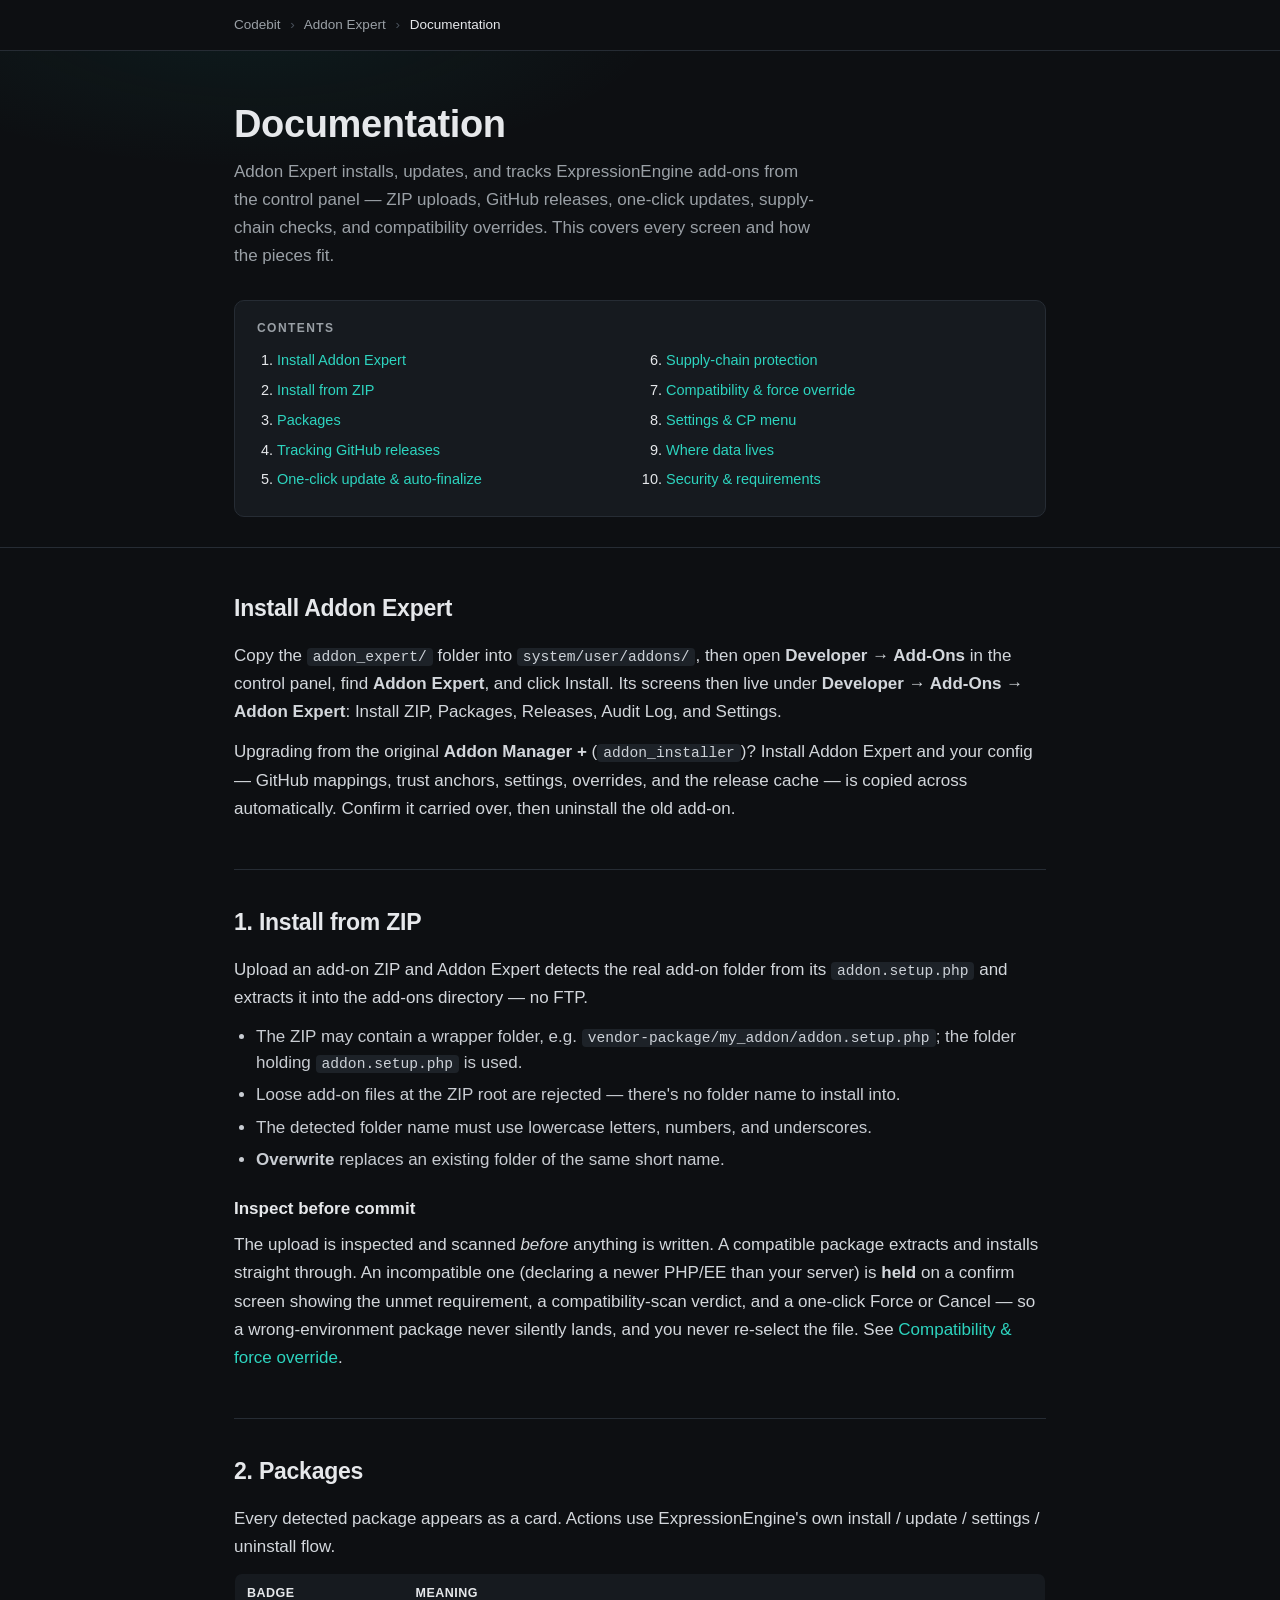
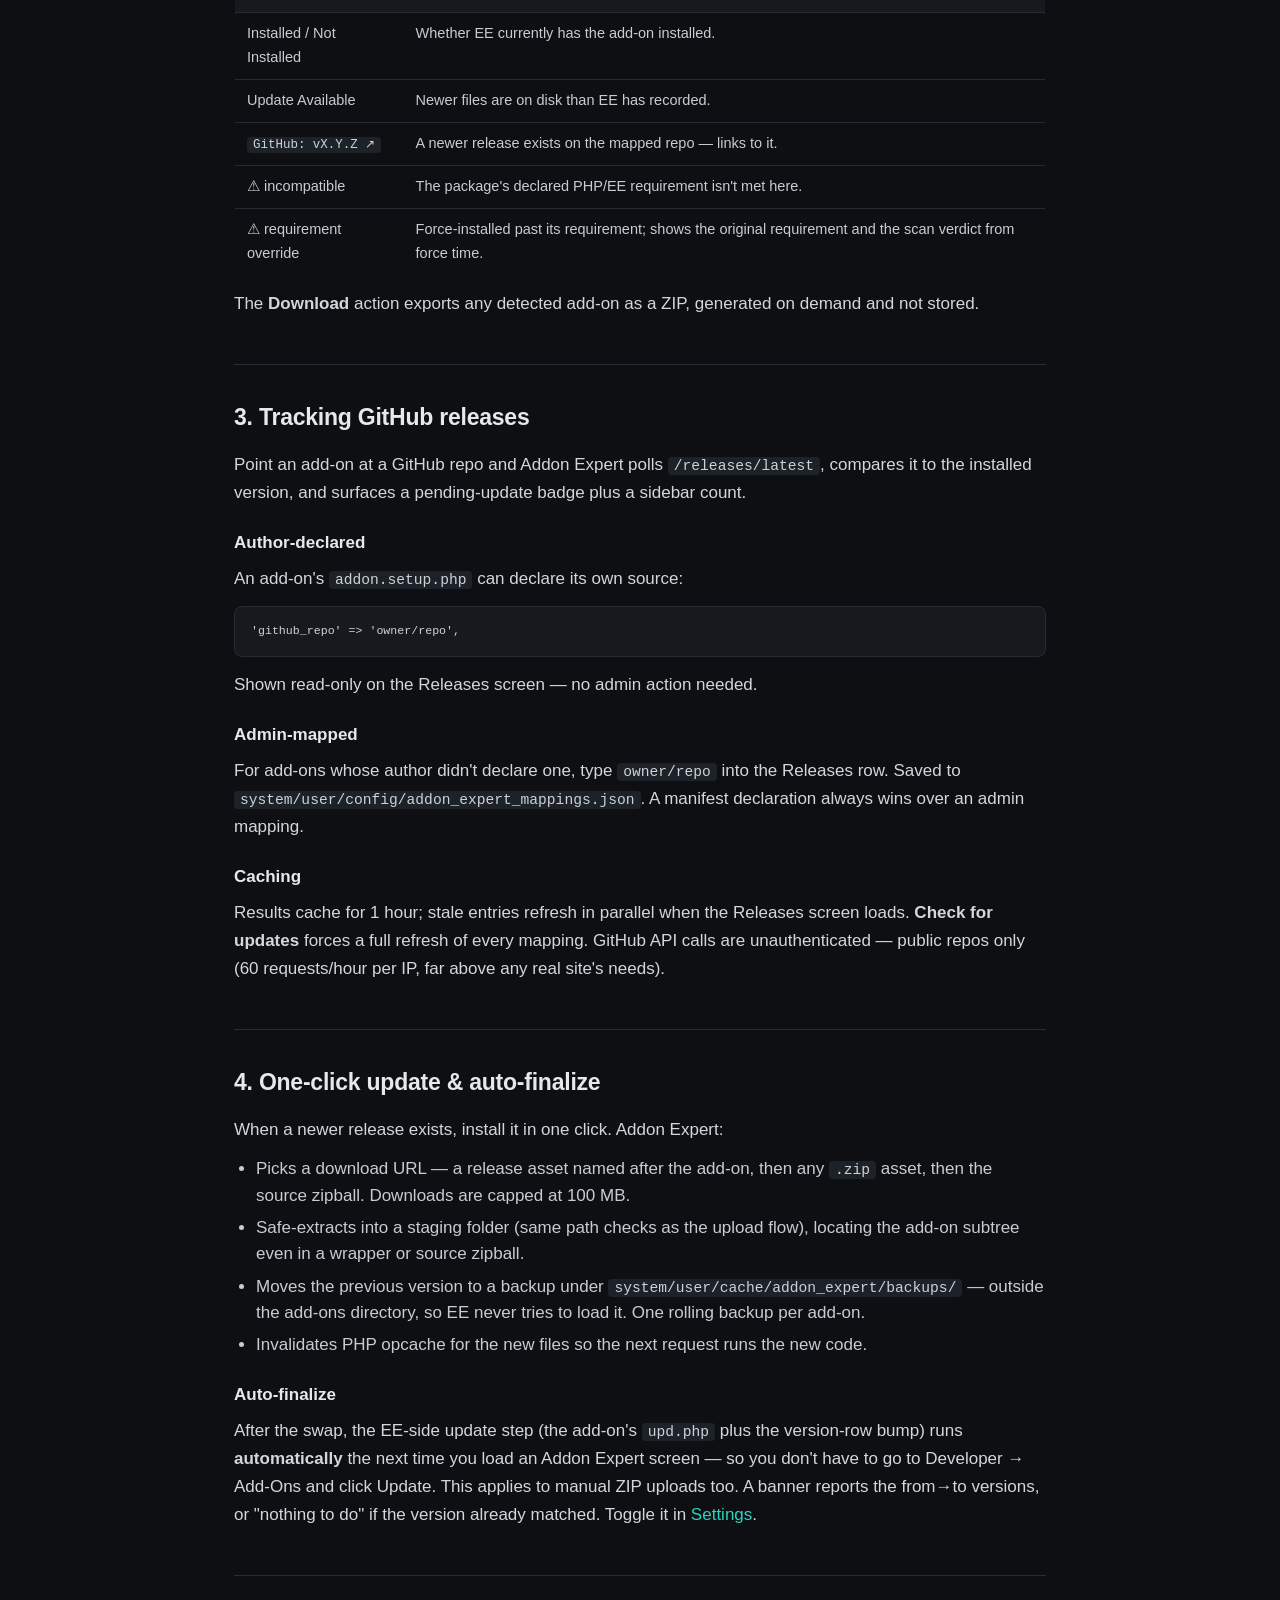
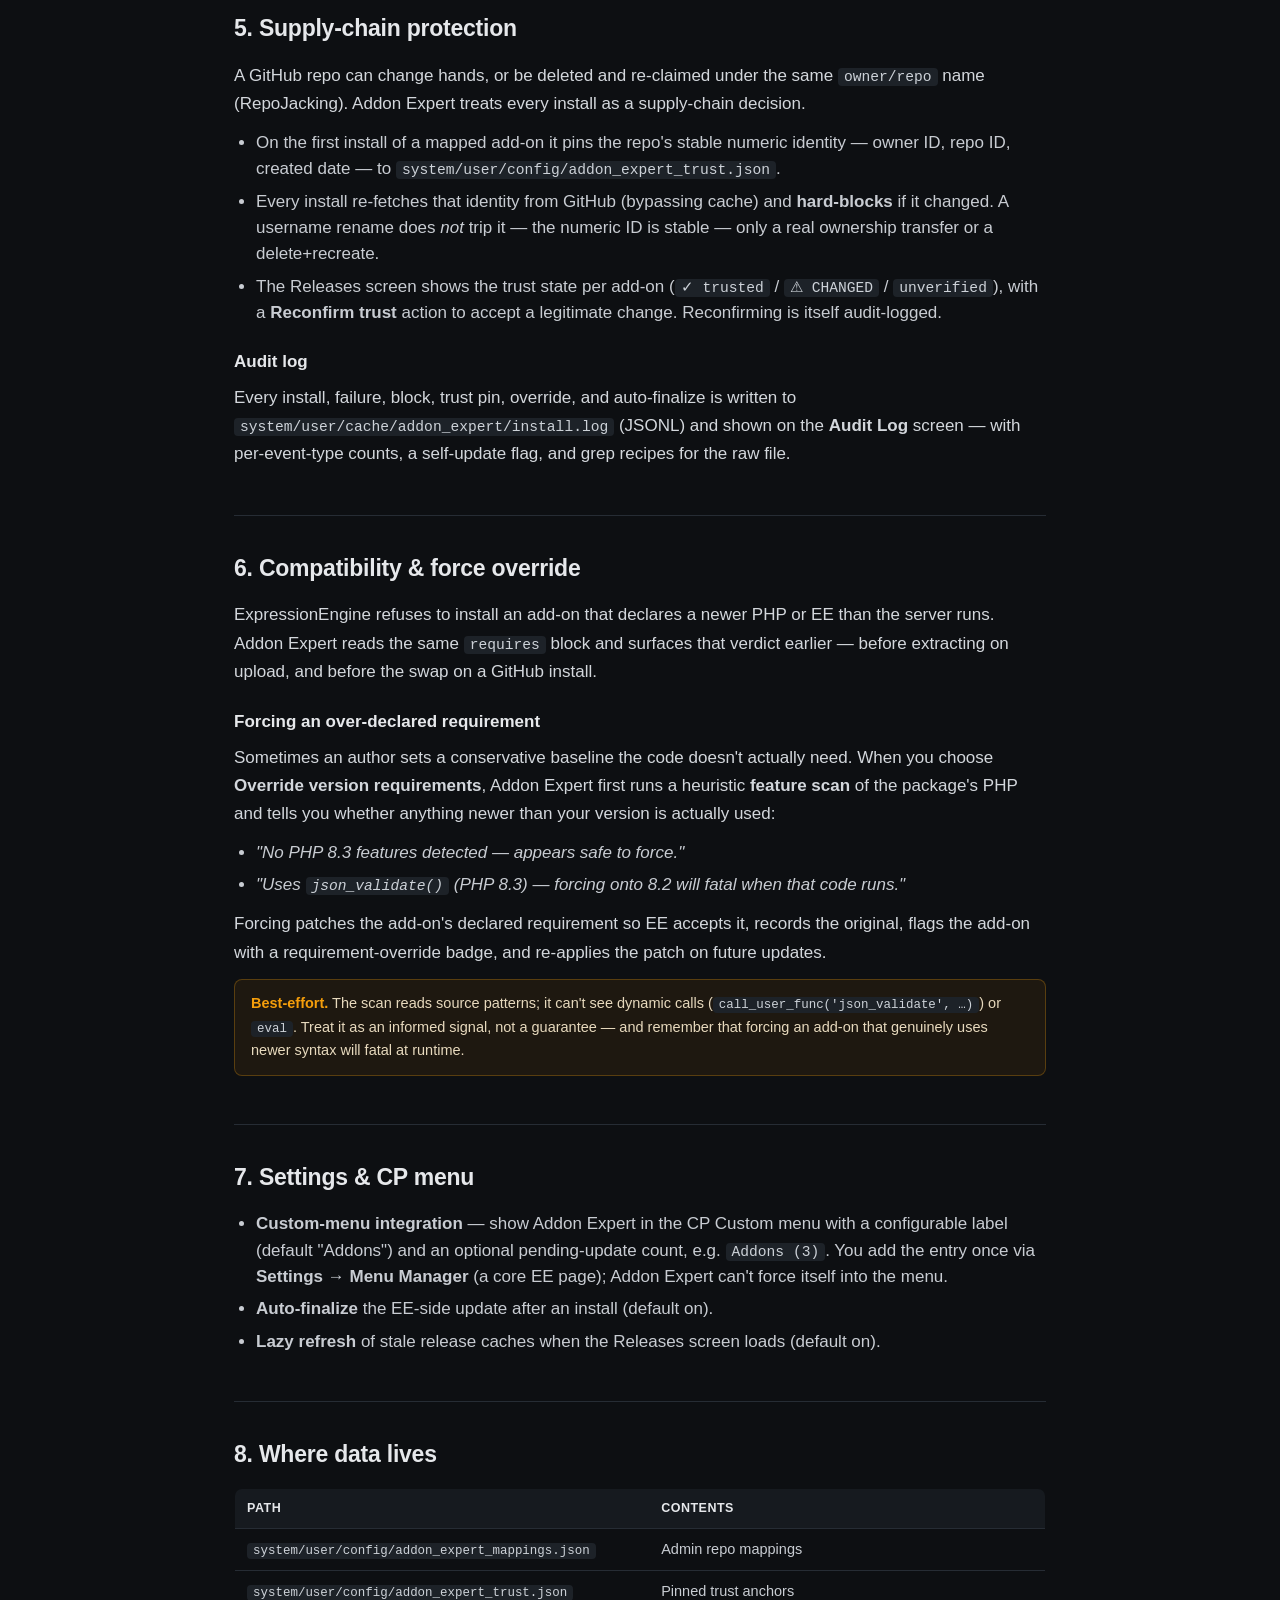
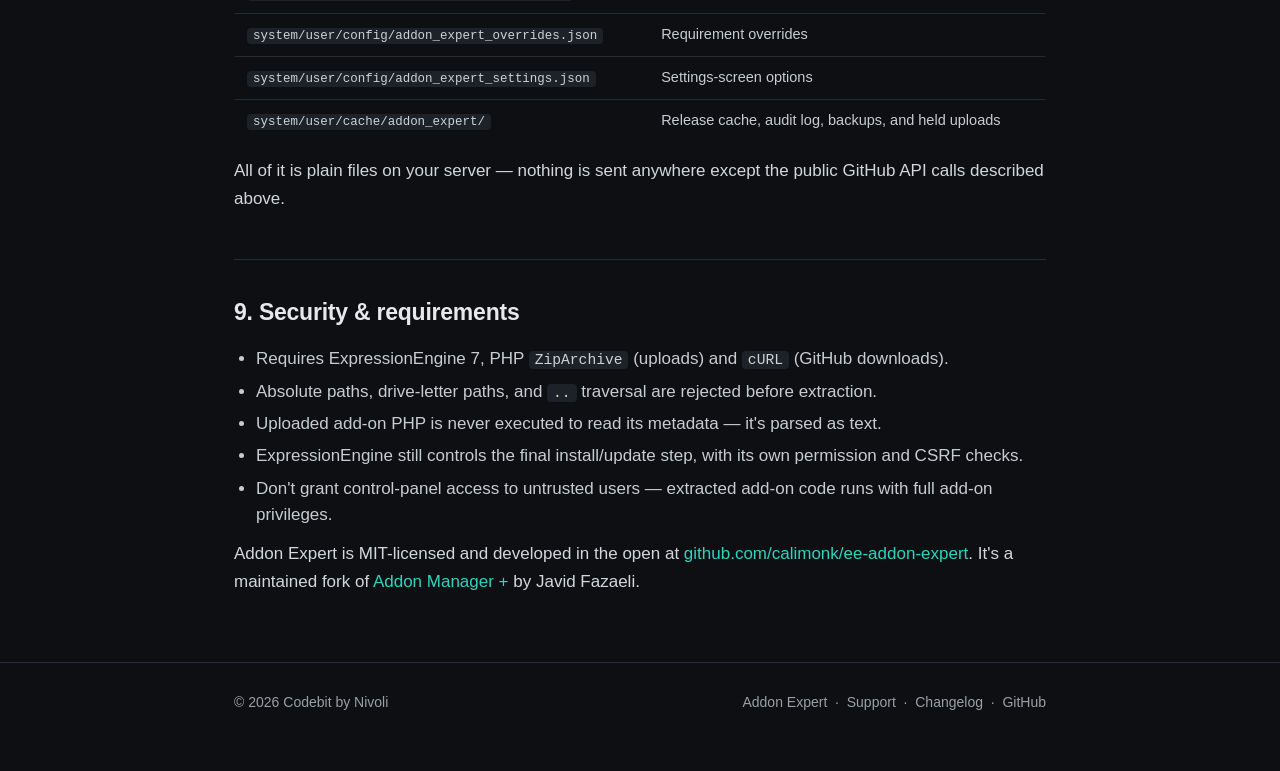
<file: docs/site/addon-expert/docs/index.html>
<!DOCTYPE html>
<html lang="en">
<head>
<meta charset="UTF-8">
<meta name="viewport" content="width=device-width, initial-scale=1">

<title>Addon Expert — Documentation · Codebit</title>
<meta name="description" content="Documentation for Addon Expert — installing from ZIP, tracking GitHub releases, one-click updates, supply-chain protection, and compatibility overrides for ExpressionEngine 7.">
<meta name="author" content="Codebit">
<meta property="og:type" content="article">
<meta property="og:url" content="https://codebit.nl/addon-expert/docs">
<meta property="og:title" content="Addon Expert — Documentation">

<link rel="icon" type="image/svg+xml" href="data:image/svg+xml;utf8,<svg xmlns='http://www.w3.org/2000/svg' viewBox='0 0 32 32'><rect width='32' height='32' rx='7' fill='%230d0f12'/><rect x='8' y='9' width='16' height='3.5' rx='1.75' fill='%232dd4bf'/><rect x='8' y='14.2' width='16' height='3.5' rx='1.75' fill='%231f9488'/><rect x='8' y='19.4' width='16' height='3.5' rx='1.75' fill='%23176b62'/></svg>">

<style>
  :root {
    --bg: #0d0f12; --surface: #161a1f; --surface-2: #1d2228; --border: #262c34;
    --text: #e6e8eb; --muted: #9aa0a6; --accent: #1abfb0; --accent-strong: #2dd4bf; --warn: #f59e0b; --maxw: 860px;
  }
  * { box-sizing: border-box; }
  html, body { margin: 0; padding: 0; scroll-behavior: smooth; }
  body { background: var(--bg); color: var(--text); font-family: -apple-system, BlinkMacSystemFont, "Segoe UI", Roboto, sans-serif; font-size: 17px; line-height: 1.65; -webkit-font-smoothing: antialiased; }
  a { color: var(--accent-strong); text-decoration: none; }
  a:hover { color: var(--accent); text-decoration: underline; }
  code { font-family: ui-monospace, SFMono-Regular, Menlo, Consolas, monospace; font-size: 0.86em; background: var(--surface-2); padding: 1px 6px; border-radius: 4px; color: #cdd2d8; }
  pre { background: var(--surface); border: 1px solid var(--border); border-radius: 8px; padding: 14px 16px; overflow-x: auto; font-size: 13.5px; line-height: 1.55; color: #cdd2d8; }
  pre code { background: transparent; padding: 0; }
  .container { max-width: var(--maxw); margin: 0 auto; padding: 0 24px; }
  .crumbs { border-bottom: 1px solid var(--border); padding: 14px 0; font-size: 13.5px; color: var(--muted); }
  .crumbs a { color: var(--muted); }
  .crumbs a:hover { color: var(--text); text-decoration: none; }
  .crumbs .sep { color: #4a525c; margin: 0 6px; }
  .crumbs .here { color: var(--text); }
  .head { padding: 52px 0 30px; border-bottom: 1px solid var(--border); background: radial-gradient(700px 280px at 20% -10%, rgba(26,191,176,0.08), transparent 60%), var(--bg); }
  .head h1 { font-size: clamp(28px, 4.4vw, 38px); line-height: 1.12; margin: 0 0 12px; letter-spacing: -0.01em; }
  .head p.lede { font-size: 17px; color: var(--muted); max-width: 62ch; margin: 0; }
  .toc { margin: 30px 0 0; padding: 18px 22px; background: var(--surface); border: 1px solid var(--border); border-radius: 10px; }
  .toc h2 { font-size: 12px; text-transform: uppercase; letter-spacing: 0.12em; color: var(--muted); margin: 0 0 10px; }
  .toc ol { margin: 0; padding-left: 20px; columns: 2; column-gap: 32px; }
  .toc li { margin: 0 0 6px; font-size: 14.5px; }
  .doc { padding: 8px 0 20px; }
  .doc section { padding: 34px 0; border-bottom: 1px solid var(--border); }
  .doc section:last-child { border-bottom: none; }
  .doc h2 { font-size: 23px; letter-spacing: -0.01em; margin: 0 0 14px; scroll-margin-top: 20px; }
  .doc h3 { font-size: 17px; margin: 22px 0 8px; color: var(--text); }
  .doc p { color: #d3d7dc; margin: 0 0 12px; }
  .doc ul { margin: 0 0 12px; padding-left: 22px; }
  .doc li { color: #c8ccd2; margin: 0 0 6px; line-height: 1.55; }
  .doc table { width: 100%; border-collapse: collapse; font-size: 14.5px; border: 1px solid var(--border); border-radius: 8px; overflow: hidden; margin: 6px 0 14px; }
  .doc th, .doc td { text-align: left; padding: 9px 12px; border-bottom: 1px solid var(--border); vertical-align: top; }
  .doc th { background: var(--surface); color: var(--text); font-weight: 600; font-size: 12.5px; text-transform: uppercase; letter-spacing: 0.04em; }
  .doc td { color: #c8ccd2; }
  .note { background: rgba(245,158,11,0.07); border: 1px solid rgba(245,158,11,0.28); border-radius: 8px; padding: 12px 16px; color: #e7d9bd; font-size: 14.5px; margin: 6px 0 14px; }
  .note strong { color: var(--warn); }
  footer { padding: 28px 0 56px; color: var(--muted); font-size: 14px; border-top: 1px solid var(--border); }
  footer .container { display: flex; justify-content: space-between; align-items: center; flex-wrap: wrap; gap: 12px; }
  footer a { color: var(--muted); }
  footer a:hover { color: var(--text); }
  @media (max-width: 720px) { .head { padding: 40px 0 26px; } .toc ol { columns: 1; } footer .container { justify-content: center; text-align: center; } }
</style>
</head>
<body>

<nav class="crumbs">
  <div class="container">
    <a href="/">Codebit</a>
    <span class="sep">›</span>
    <a href="/addon-expert">Addon Expert</a>
    <span class="sep">›</span>
    <span class="here">Documentation</span>
  </div>
</nav>

<header class="head">
  <div class="container">
    <h1>Documentation</h1>
    <p class="lede">Addon Expert installs, updates, and tracks ExpressionEngine add-ons from the control panel — ZIP uploads, GitHub releases, one-click updates, supply-chain checks, and compatibility overrides. This covers every screen and how the pieces fit.</p>
    <div class="toc">
      <h2>Contents</h2>
      <ol>
        <li><a href="#install">Install Addon Expert</a></li>
        <li><a href="#zip">Install from ZIP</a></li>
        <li><a href="#packages">Packages</a></li>
        <li><a href="#releases">Tracking GitHub releases</a></li>
        <li><a href="#oneclick">One-click update &amp; auto-finalize</a></li>
        <li><a href="#supplychain">Supply-chain protection</a></li>
        <li><a href="#compat">Compatibility &amp; force override</a></li>
        <li><a href="#settings">Settings &amp; CP menu</a></li>
        <li><a href="#data">Where data lives</a></li>
        <li><a href="#security">Security &amp; requirements</a></li>
      </ol>
    </div>
  </div>
</header>

<div class="doc">
  <div class="container">

    <section id="install">
      <h2>Install Addon Expert</h2>
      <p>Copy the <code>addon_expert/</code> folder into <code>system/user/addons/</code>, then open <strong>Developer → Add-Ons</strong> in the control panel, find <strong>Addon Expert</strong>, and click Install. Its screens then live under <strong>Developer → Add-Ons → Addon Expert</strong>: Install ZIP, Packages, Releases, Audit Log, and Settings.</p>
      <p>Upgrading from the original <strong>Addon Manager +</strong> (<code>addon_installer</code>)? Install Addon Expert and your config — GitHub mappings, trust anchors, settings, overrides, and the release cache — is copied across automatically. Confirm it carried over, then uninstall the old add-on.</p>
    </section>

    <section id="zip">
      <h2>1. Install from ZIP</h2>
      <p>Upload an add-on ZIP and Addon Expert detects the real add-on folder from its <code>addon.setup.php</code> and extracts it into the add-ons directory — no FTP.</p>
      <ul>
        <li>The ZIP may contain a wrapper folder, e.g. <code>vendor-package/my_addon/addon.setup.php</code>; the folder holding <code>addon.setup.php</code> is used.</li>
        <li>Loose add-on files at the ZIP root are rejected — there's no folder name to install into.</li>
        <li>The detected folder name must use lowercase letters, numbers, and underscores.</li>
        <li><strong>Overwrite</strong> replaces an existing folder of the same short name.</li>
      </ul>
      <h3>Inspect before commit</h3>
      <p>The upload is inspected and scanned <em>before</em> anything is written. A compatible package extracts and installs straight through. An incompatible one (declaring a newer PHP/EE than your server) is <strong>held</strong> on a confirm screen showing the unmet requirement, a compatibility-scan verdict, and a one-click Force or Cancel — so a wrong-environment package never silently lands, and you never re-select the file. See <a href="#compat">Compatibility &amp; force override</a>.</p>
    </section>

    <section id="packages">
      <h2>2. Packages</h2>
      <p>Every detected package appears as a card. Actions use ExpressionEngine's own install / update / settings / uninstall flow.</p>
      <table>
        <tr><th>Badge</th><th>Meaning</th></tr>
        <tr><td>Installed / Not Installed</td><td>Whether EE currently has the add-on installed.</td></tr>
        <tr><td>Update Available</td><td>Newer files are on disk than EE has recorded.</td></tr>
        <tr><td><code>GitHub: vX.Y.Z ↗</code></td><td>A newer release exists on the mapped repo — links to it.</td></tr>
        <tr><td>⚠ incompatible</td><td>The package's declared PHP/EE requirement isn't met here.</td></tr>
        <tr><td>⚠ requirement override</td><td>Force-installed past its requirement; shows the original requirement and the scan verdict from force time.</td></tr>
      </table>
      <p>The <strong>Download</strong> action exports any detected add-on as a ZIP, generated on demand and not stored.</p>
    </section>

    <section id="releases">
      <h2>3. Tracking GitHub releases</h2>
      <p>Point an add-on at a GitHub repo and Addon Expert polls <code>/releases/latest</code>, compares it to the installed version, and surfaces a pending-update badge plus a sidebar count.</p>
      <h3>Author-declared</h3>
      <p>An add-on's <code>addon.setup.php</code> can declare its own source:</p>
      <pre><code>'github_repo' =&gt; 'owner/repo',</code></pre>
      <p>Shown read-only on the Releases screen — no admin action needed.</p>
      <h3>Admin-mapped</h3>
      <p>For add-ons whose author didn't declare one, type <code>owner/repo</code> into the Releases row. Saved to <code>system/user/config/addon_expert_mappings.json</code>. A manifest declaration always wins over an admin mapping.</p>
      <h3>Caching</h3>
      <p>Results cache for 1 hour; stale entries refresh in parallel when the Releases screen loads. <strong>Check for updates</strong> forces a full refresh of every mapping. GitHub API calls are unauthenticated — public repos only (60 requests/hour per IP, far above any real site's needs).</p>
    </section>

    <section id="oneclick">
      <h2>4. One-click update &amp; auto-finalize</h2>
      <p>When a newer release exists, install it in one click. Addon Expert:</p>
      <ul>
        <li>Picks a download URL — a release asset named after the add-on, then any <code>.zip</code> asset, then the source zipball. Downloads are capped at 100&nbsp;MB.</li>
        <li>Safe-extracts into a staging folder (same path checks as the upload flow), locating the add-on subtree even in a wrapper or source zipball.</li>
        <li>Moves the previous version to a backup under <code>system/user/cache/addon_expert/backups/</code> — outside the add-ons directory, so EE never tries to load it. One rolling backup per add-on.</li>
        <li>Invalidates PHP opcache for the new files so the next request runs the new code.</li>
      </ul>
      <h3>Auto-finalize</h3>
      <p>After the swap, the EE-side update step (the add-on's <code>upd.php</code> plus the version-row bump) runs <strong>automatically</strong> the next time you load an Addon Expert screen — so you don't have to go to Developer → Add-Ons and click Update. This applies to manual ZIP uploads too. A banner reports the from→to versions, or "nothing to do" if the version already matched. Toggle it in <a href="#settings">Settings</a>.</p>
    </section>

    <section id="supplychain">
      <h2>5. Supply-chain protection</h2>
      <p>A GitHub repo can change hands, or be deleted and re-claimed under the same <code>owner/repo</code> name (RepoJacking). Addon Expert treats every install as a supply-chain decision.</p>
      <ul>
        <li>On the first install of a mapped add-on it pins the repo's stable numeric identity — owner ID, repo ID, created date — to <code>system/user/config/addon_expert_trust.json</code>.</li>
        <li>Every install re-fetches that identity from GitHub (bypassing cache) and <strong>hard-blocks</strong> if it changed. A username rename does <em>not</em> trip it — the numeric ID is stable — only a real ownership transfer or a delete+recreate.</li>
        <li>The Releases screen shows the trust state per add-on (<code>✓ trusted</code> / <code>⚠ CHANGED</code> / <code>unverified</code>), with a <strong>Reconfirm trust</strong> action to accept a legitimate change. Reconfirming is itself audit-logged.</li>
      </ul>
      <h3>Audit log</h3>
      <p>Every install, failure, block, trust pin, override, and auto-finalize is written to <code>system/user/cache/addon_expert/install.log</code> (JSONL) and shown on the <strong>Audit Log</strong> screen — with per-event-type counts, a self-update flag, and grep recipes for the raw file.</p>
    </section>

    <section id="compat">
      <h2>6. Compatibility &amp; force override</h2>
      <p>ExpressionEngine refuses to install an add-on that declares a newer PHP or EE than the server runs. Addon Expert reads the same <code>requires</code> block and surfaces that verdict earlier — before extracting on upload, and before the swap on a GitHub install.</p>
      <h3>Forcing an over-declared requirement</h3>
      <p>Sometimes an author sets a conservative baseline the code doesn't actually need. When you choose <strong>Override version requirements</strong>, Addon Expert first runs a heuristic <strong>feature scan</strong> of the package's PHP and tells you whether anything newer than your version is actually used:</p>
      <ul>
        <li><em>"No PHP 8.3 features detected — appears safe to force."</em></li>
        <li><em>"Uses <code>json_validate()</code> (PHP 8.3) — forcing onto 8.2 will fatal when that code runs."</em></li>
      </ul>
      <p>Forcing patches the add-on's declared requirement so EE accepts it, records the original, flags the add-on with a requirement-override badge, and re-applies the patch on future updates.</p>
      <div class="note"><strong>Best-effort.</strong> The scan reads source patterns; it can't see dynamic calls (<code>call_user_func('json_validate', …)</code>) or <code>eval</code>. Treat it as an informed signal, not a guarantee — and remember that forcing an add-on that genuinely uses newer syntax will fatal at runtime.</div>
    </section>

    <section id="settings">
      <h2>7. Settings &amp; CP menu</h2>
      <ul>
        <li><strong>Custom-menu integration</strong> — show Addon Expert in the CP Custom menu with a configurable label (default "Addons") and an optional pending-update count, e.g. <code>Addons (3)</code>. You add the entry once via <strong>Settings → Menu Manager</strong> (a core EE page); Addon Expert can't force itself into the menu.</li>
        <li><strong>Auto-finalize</strong> the EE-side update after an install (default on).</li>
        <li><strong>Lazy refresh</strong> of stale release caches when the Releases screen loads (default on).</li>
      </ul>
    </section>

    <section id="data">
      <h2>8. Where data lives</h2>
      <table>
        <tr><th>Path</th><th>Contents</th></tr>
        <tr><td><code>system/user/config/addon_expert_mappings.json</code></td><td>Admin repo mappings</td></tr>
        <tr><td><code>system/user/config/addon_expert_trust.json</code></td><td>Pinned trust anchors</td></tr>
        <tr><td><code>system/user/config/addon_expert_overrides.json</code></td><td>Requirement overrides</td></tr>
        <tr><td><code>system/user/config/addon_expert_settings.json</code></td><td>Settings-screen options</td></tr>
        <tr><td><code>system/user/cache/addon_expert/</code></td><td>Release cache, audit log, backups, and held uploads</td></tr>
      </table>
      <p>All of it is plain files on your server — nothing is sent anywhere except the public GitHub API calls described above.</p>
    </section>

    <section id="security">
      <h2>9. Security &amp; requirements</h2>
      <ul>
        <li>Requires ExpressionEngine 7, PHP <code>ZipArchive</code> (uploads) and <code>cURL</code> (GitHub downloads).</li>
        <li>Absolute paths, drive-letter paths, and <code>..</code> traversal are rejected before extraction.</li>
        <li>Uploaded add-on PHP is never executed to read its metadata — it's parsed as text.</li>
        <li>ExpressionEngine still controls the final install/update step, with its own permission and CSRF checks.</li>
        <li>Don't grant control-panel access to untrusted users — extracted add-on code runs with full add-on privileges.</li>
      </ul>
      <p>Addon Expert is MIT-licensed and developed in the open at <a href="https://github.com/calimonk/ee-addon-expert" target="_blank" rel="noopener">github.com/calimonk/ee-addon-expert</a>. It's a maintained fork of <a href="https://github.com/jfaza/addon-manager-plus" target="_blank" rel="noopener">Addon Manager +</a> by Javid Fazaeli.</p>
    </section>

  </div>
</div>

<footer>
  <div class="container">
    <span>© <span id="year">2026</span> Codebit by Nivoli</span>
    <span>
      <a href="/addon-expert">Addon Expert</a>
      &nbsp;·&nbsp;
      <a href="/addon-expert/support">Support</a>
      &nbsp;·&nbsp;
      <a href="/addon-expert/changelog">Changelog</a>
      &nbsp;·&nbsp;
      <a href="https://github.com/calimonk/ee-addon-expert">GitHub</a>
    </span>
  </div>
</footer>

<script>
  document.getElementById('year').textContent = new Date().getFullYear();
</script>

</body>
</html>
</file>
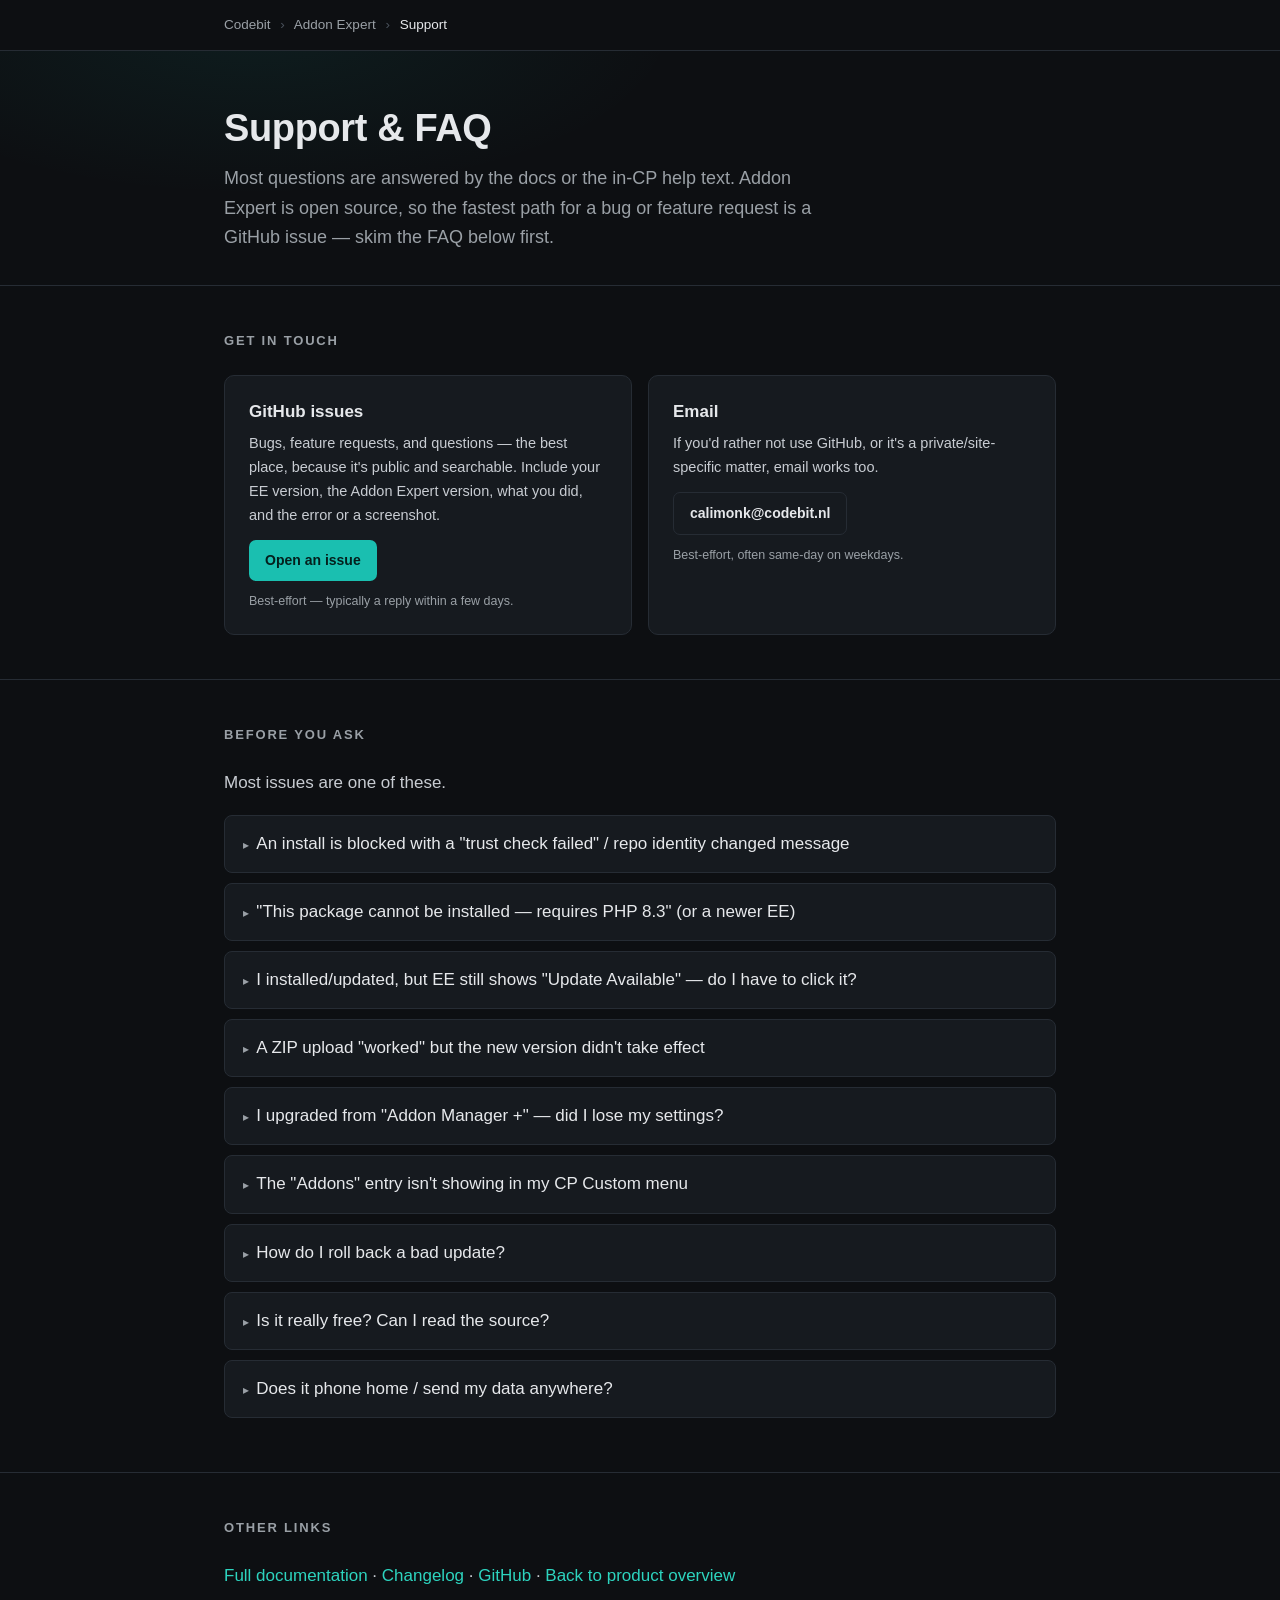
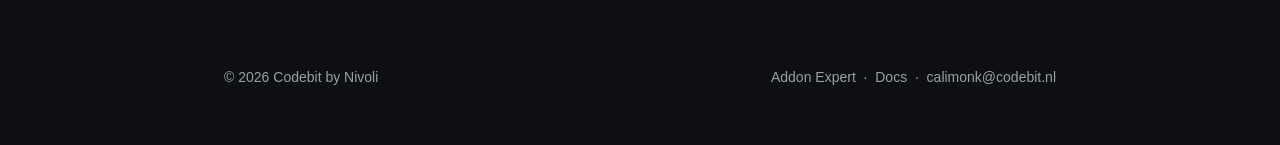
<file: docs/site/addon-expert/support/index.html>
<!DOCTYPE html>
<html lang="en">
<head>
<meta charset="UTF-8">
<meta name="viewport" content="width=device-width, initial-scale=1">

<title>Addon Expert — Support · Codebit</title>
<meta name="description" content="Support for Addon Expert — FAQ, common issues, and how to get help with the add-on manager for ExpressionEngine.">
<meta name="author" content="Codebit">

<meta property="og:type" content="article">
<meta property="og:url" content="https://codebit.nl/addon-expert/support">
<meta property="og:title" content="Addon Expert — Support">
<meta property="og:description" content="FAQ, common issues, and how to get help with Addon Expert for ExpressionEngine.">

<link rel="icon" type="image/svg+xml" href="data:image/svg+xml;utf8,<svg xmlns='http://www.w3.org/2000/svg' viewBox='0 0 32 32'><rect width='32' height='32' rx='7' fill='%230d0f12'/><rect x='8' y='9' width='16' height='3.5' rx='1.75' fill='%232dd4bf'/><rect x='8' y='14.2' width='16' height='3.5' rx='1.75' fill='%231f9488'/><rect x='8' y='19.4' width='16' height='3.5' rx='1.75' fill='%23176b62'/></svg>">

<style>
  :root {
    --bg: #0d0f12; --surface: #161a1f; --surface-2: #1d2228; --border: #262c34;
    --text: #e6e8eb; --muted: #9aa0a6; --accent: #1abfb0; --accent-strong: #2dd4bf; --maxw: 880px;
  }
  * { box-sizing: border-box; }
  html, body { margin: 0; padding: 0; }
  body { background: var(--bg); color: var(--text); font-family: -apple-system, BlinkMacSystemFont, "Segoe UI", Roboto, sans-serif; font-size: 17px; line-height: 1.65; -webkit-font-smoothing: antialiased; }
  a { color: var(--accent-strong); text-decoration: none; }
  a:hover { color: var(--accent); text-decoration: underline; }
  code { font-family: ui-monospace, SFMono-Regular, Menlo, Consolas, monospace; font-size: 0.88em; background: var(--surface-2); padding: 1px 6px; border-radius: 4px; color: #cdd2d8; }
  .container { max-width: var(--maxw); margin: 0 auto; padding: 0 24px; }
  .crumbs { border-bottom: 1px solid var(--border); padding: 14px 0; font-size: 13.5px; color: var(--muted); }
  .crumbs a { color: var(--muted); }
  .crumbs a:hover { color: var(--text); text-decoration: none; }
  .crumbs .sep { color: #4a525c; margin: 0 6px; }
  .crumbs .here { color: var(--text); }
  .head { padding: 56px 0 32px; border-bottom: 1px solid var(--border); background: radial-gradient(700px 280px at 20% -10%, rgba(26,191,176,0.08), transparent 60%), var(--bg); }
  .head h1 { font-size: clamp(28px, 4.4vw, 38px); line-height: 1.12; margin: 0 0 14px; letter-spacing: -0.01em; }
  .head p.lede { font-size: 18px; color: var(--muted); max-width: 60ch; margin: 0; }
  .section { padding: 44px 0; border-bottom: 1px solid var(--border); }
  .section h2 { font-size: 13px; text-transform: uppercase; letter-spacing: 0.14em; color: var(--muted); margin: 0 0 24px; font-weight: 600; }
  .contact { display: grid; grid-template-columns: 1fr 1fr; gap: 16px; }
  .channel { background: var(--surface); border: 1px solid var(--border); border-radius: 10px; padding: 22px 24px; }
  .channel h3 { margin: 0 0 6px; font-size: 17px; }
  .channel p { margin: 0 0 12px; color: #c8ccd2; font-size: 14.5px; }
  .channel a.btn { display: inline-block; background: var(--accent); color: #04201d; font-weight: 600; padding: 9px 16px; border-radius: 7px; font-size: 14px; }
  .channel a.btn:hover { background: var(--accent-strong); text-decoration: none; }
  .channel a.btn.ghost { background: transparent; color: var(--text); border: 1px solid var(--border); }
  .channel a.btn.ghost:hover { background: var(--surface-2); }
  .channel .sla { display: block; font-size: 12.5px; color: var(--muted); margin-top: 10px; }
  details { background: var(--surface); border: 1px solid var(--border); border-radius: 8px; margin-bottom: 10px; overflow: hidden; }
  details summary { padding: 14px 18px; cursor: pointer; font-weight: 500; color: var(--text); list-style: none; user-select: none; transition: background 120ms ease; }
  details summary::-webkit-details-marker { display: none; }
  details summary::before { content: "▸ "; color: var(--muted); font-size: 12px; margin-right: 4px; }
  details[open] summary::before { content: "▾ "; }
  details summary:hover { background: var(--surface-2); }
  details .body { padding: 4px 18px 18px; color: #c8ccd2; font-size: 15.5px; }
  details .body p { margin: 0 0 8px; }
  details .body p:last-child { margin-bottom: 0; }
  footer { padding: 32px 0 56px; color: var(--muted); font-size: 14px; }
  footer .container { display: flex; justify-content: space-between; align-items: center; flex-wrap: wrap; gap: 12px; }
  footer a { color: var(--muted); }
  footer a:hover { color: var(--text); }
  @media (max-width: 720px) {
    .head { padding: 44px 0 28px; } .section { padding: 36px 0; }
    .contact { grid-template-columns: 1fr; } footer .container { justify-content: center; text-align: center; }
  }
</style>
</head>
<body>

<nav class="crumbs">
  <div class="container">
    <a href="/">Codebit</a>
    <span class="sep">›</span>
    <a href="/addon-expert">Addon Expert</a>
    <span class="sep">›</span>
    <span class="here">Support</span>
  </div>
</nav>

<header class="head">
  <div class="container">
    <h1>Support &amp; FAQ</h1>
    <p class="lede">Most questions are answered by the docs or the in-CP help text. Addon Expert is open source, so the fastest path for a bug or feature request is a GitHub issue — skim the FAQ below first.</p>
  </div>
</header>

<section class="section">
  <div class="container">
    <h2>Get in touch</h2>
    <div class="contact">
      <div class="channel">
        <h3>GitHub issues</h3>
        <p>Bugs, feature requests, and questions — the best place, because it's public and searchable. Include your EE version, the Addon Expert version, what you did, and the error or a screenshot.</p>
        <a class="btn" href="https://github.com/calimonk/ee-addon-expert/issues">Open an issue</a>
        <span class="sla">Best-effort — typically a reply within a few days.</span>
      </div>
      <div class="channel">
        <h3>Email</h3>
        <p>If you'd rather not use GitHub, or it's a private/site-specific matter, email works too.</p>
        <a class="btn ghost" href="mailto:calimonk@codebit.nl?subject=Addon%20Expert%20-%20support">calimonk@codebit.nl</a>
        <span class="sla">Best-effort, often same-day on weekdays.</span>
      </div>
    </div>
  </div>
</section>

<section class="section">
  <div class="container">
    <h2>Before you ask</h2>
    <p style="color:#c8ccd2;margin:0 0 18px">Most issues are one of these.</p>

    <details>
      <summary>An install is blocked with a "trust check failed" / repo identity changed message</summary>
      <div class="body">
        <p>That's the supply-chain guard doing its job. On the first install of a GitHub-mapped add-on, Addon Expert pins the repo's stable numeric identity (owner ID, repo ID, created date). If those change later, it blocks the install — that pattern matches an ownership transfer or a deleted-and-recreated repo (RepoJacking).</p>
        <p>If you <em>know</em> the change is legitimate (the maintainer transferred the repo, or you intentionally moved to a fork), use <strong>Reconfirm trust</strong> on the Releases screen to pin the new identity, then install. The reconfirm is itself written to the Audit Log. A username rename alone does <em>not</em> trip this — the numeric owner ID is stable across renames.</p>
      </div>
    </details>

    <details>
      <summary>"This package cannot be installed — requires PHP 8.3" (or a newer EE)</summary>
      <div class="body">
        <p>The add-on's <code>addon.setup.php</code> declares a higher PHP/EE requirement than your server runs, and EE itself would refuse it too. Addon Expert surfaces this <em>before</em> extracting. The right fix is to upgrade PHP/EE to meet the requirement.</p>
        <p>If you believe the author over-declared (the code doesn't actually use the newer version), tick <strong>Override version requirements</strong> — Addon Expert holds the upload, scans the code, and tells you whether anything newer than your version is actually used. Forcing patches the declared requirement so EE accepts it, and flags the add-on with an override badge. The scan is best-effort: it can't see dynamic calls, so verify before relying on it.</p>
      </div>
    </details>

    <details>
      <summary>I installed/updated, but EE still shows "Update Available" — do I have to click it?</summary>
      <div class="body">
        <p>No — that's what <strong>auto-finalize</strong> is for, and it's on by default. After Addon Expert swaps the files, the next time you load one of its screens it runs EE's update step (the add-on's <code>upd.php</code> + the version-row bump) automatically. If you've just installed and the banner is still there, load the Packages or Releases screen once. If it persists, check Settings → "Auto-finalize" is enabled, and look at the Audit Log for an <code>auto_finalize_failed</code> entry with the error.</p>
      </div>
    </details>

    <details>
      <summary>A ZIP upload "worked" but the new version didn't take effect</summary>
      <div class="body">
        <p>PHP opcache can briefly serve the old <code>addon.setup.php</code> after a swap; Addon Expert invalidates it, but a very aggressive opcache config (or <code>validate_timestamps=0</code>) can still delay things. Reload the screen once. The Audit Log records the install either way, and the auto-finalize banner shows the from→to versions or a "nothing to do" note so you always know what happened.</p>
      </div>
    </details>

    <details>
      <summary>I upgraded from "Addon Manager +" — did I lose my settings?</summary>
      <div class="body">
        <p>No. Addon Expert uses a new short name (<code>addon_expert</code>), so EE treats it as a separate add-on — but on install it <strong>copies</strong> your existing config from the old <code>addon_installer</code> (GitHub mappings, trust anchors, settings, requirement overrides, and the release cache) to the new names. The originals are left untouched, so the old add-on keeps working until you uninstall it and a rollback loses nothing. After confirming everything carried over, uninstall the old "Addon Manager +" and re-add the CP custom-menu entry (it points at the new short name).</p>
      </div>
    </details>

    <details>
      <summary>The "Addons" entry isn't showing in my CP Custom menu</summary>
      <div class="body">
        <p>Addon Expert can't force itself into the Custom menu — EE keeps that admin-controlled. Add it once via <strong>Settings → Menu Manager</strong> (a CP page, not the add-on's own Settings). Then Addon Expert's hook renders the label with a pending-update count, e.g. <code>Addons (3)</code>. You can change the label and toggle the count under Addon Expert → Settings.</p>
      </div>
    </details>

    <details>
      <summary>How do I roll back a bad update?</summary>
      <div class="body">
        <p>One-click GitHub updates keep a backup of the previous version under <code>system/user/cache/addon_expert/backups/&lt;short_name&gt;/&lt;timestamp&gt;/</code> (outside the add-ons directory). To roll back, replace <code>system/user/addons/&lt;short_name&gt;/</code> with the backed-up copy and load a CP page so EE re-reads the version. You can also just install any previous release from that add-on's GitHub releases tab.</p>
      </div>
    </details>

    <details>
      <summary>Is it really free? Can I read the source?</summary>
      <div class="body">
        <p>Yes — Addon Expert is MIT licensed and the full source is public at <a href="https://github.com/calimonk/ee-addon-expert" target="_blank" rel="noopener">github.com/calimonk/ee-addon-expert</a>. Every release is free, with no license keys or per-site limits. Fork it, read it, send a pull request. It's a maintained fork of <a href="https://github.com/jfaza/addon-manager-plus" target="_blank" rel="noopener">Addon Manager +</a> by Javid Fazaeli.</p>
      </div>
    </details>

    <details>
      <summary>Does it phone home / send my data anywhere?</summary>
      <div class="body">
        <p>The only outbound calls are to the public GitHub API — to check <code>/releases/latest</code> and verify repo identity for add-ons you've mapped — and to download a release when you click install. Calls are unauthenticated (public repos only). Nothing about your site is sent anywhere; the audit log and caches stay on your server.</p>
      </div>
    </details>
  </div>
</section>

<section class="section" style="border-bottom:none">
  <div class="container">
    <h2>Other links</h2>
    <p style="color:#c8ccd2;margin:0">
      <a href="/addon-expert/docs">Full documentation</a> ·
      <a href="/addon-expert/changelog">Changelog</a> ·
      <a href="https://github.com/calimonk/ee-addon-expert">GitHub</a> ·
      <a href="/addon-expert">Back to product overview</a>
    </p>
  </div>
</section>

<footer>
  <div class="container">
    <span>© <span id="year">2026</span> Codebit by Nivoli</span>
    <span>
      <a href="/addon-expert">Addon Expert</a>
      &nbsp;·&nbsp;
      <a href="/addon-expert/docs">Docs</a>
      &nbsp;·&nbsp;
      <a href="mailto:calimonk@codebit.nl">calimonk@codebit.nl</a>
    </span>
  </div>
</footer>

<script>
  document.getElementById('year').textContent = new Date().getFullYear();
</script>

</body>
</html>
</file>
